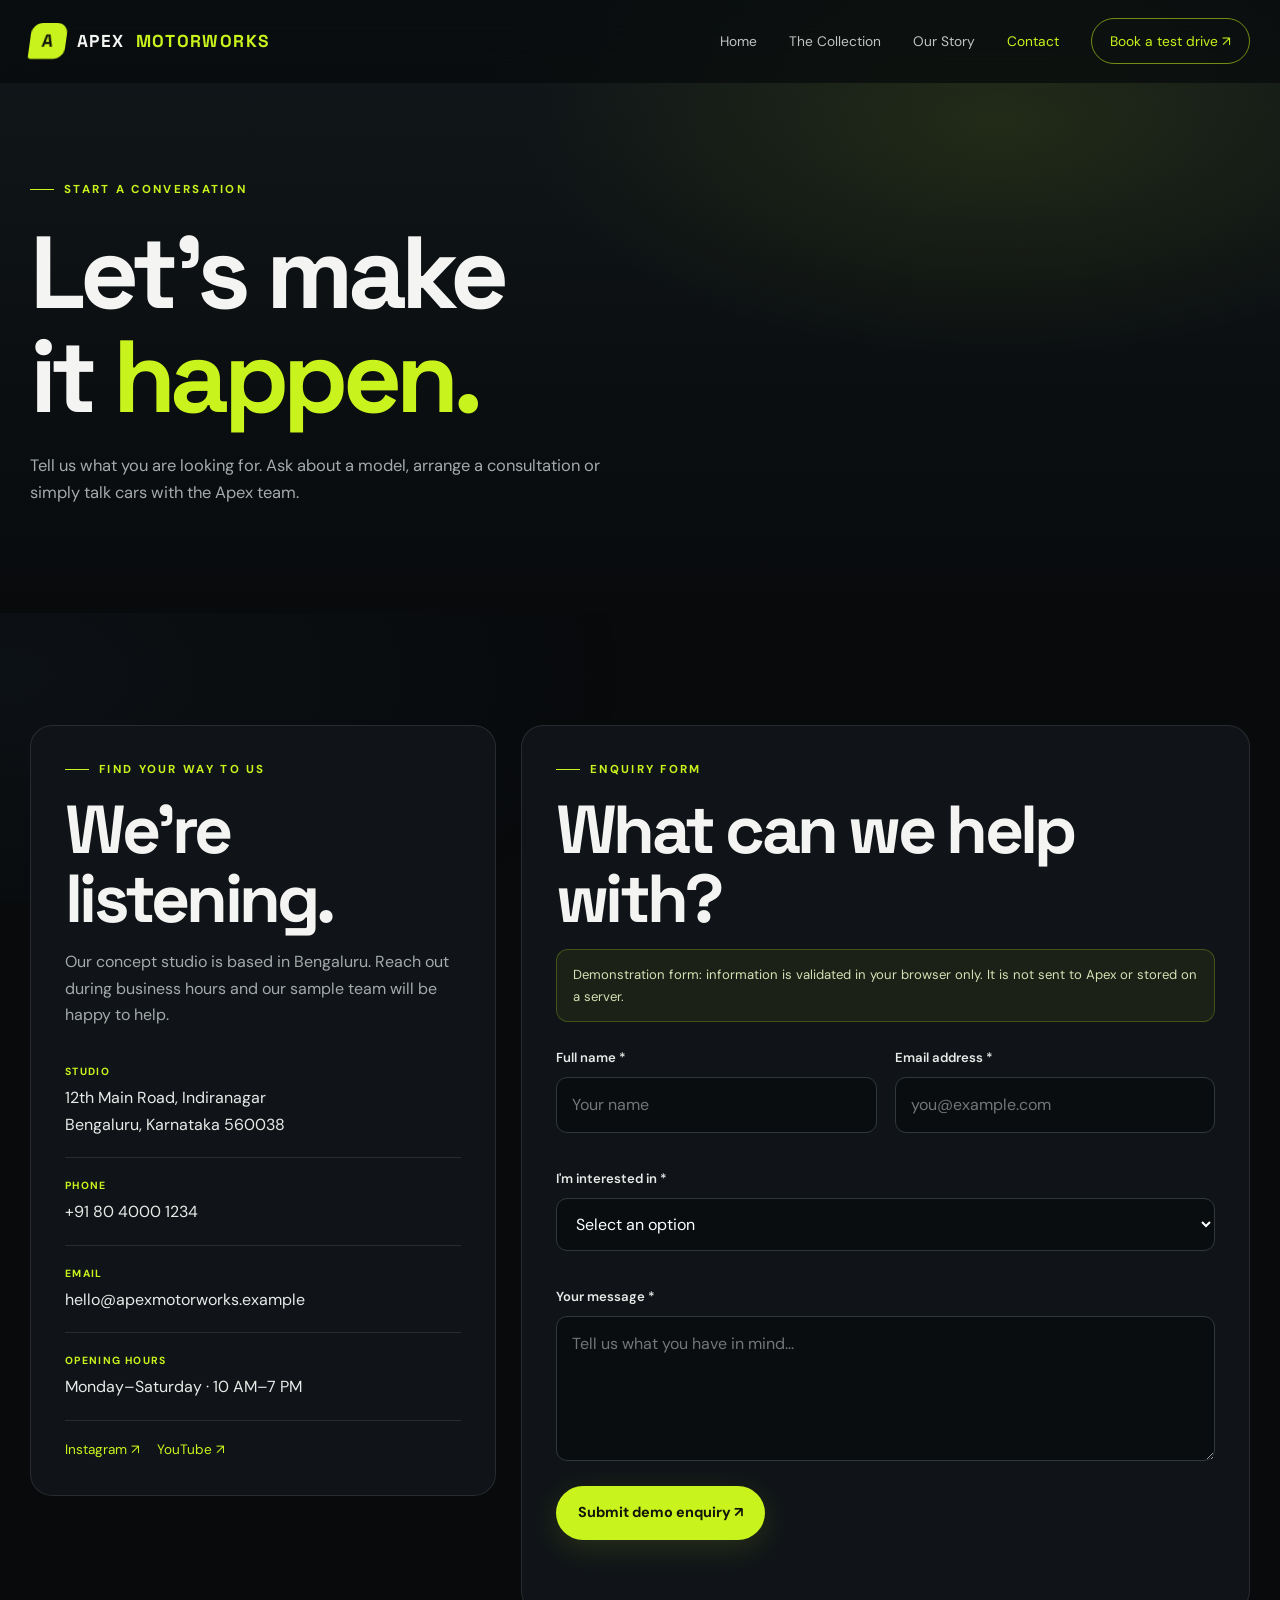
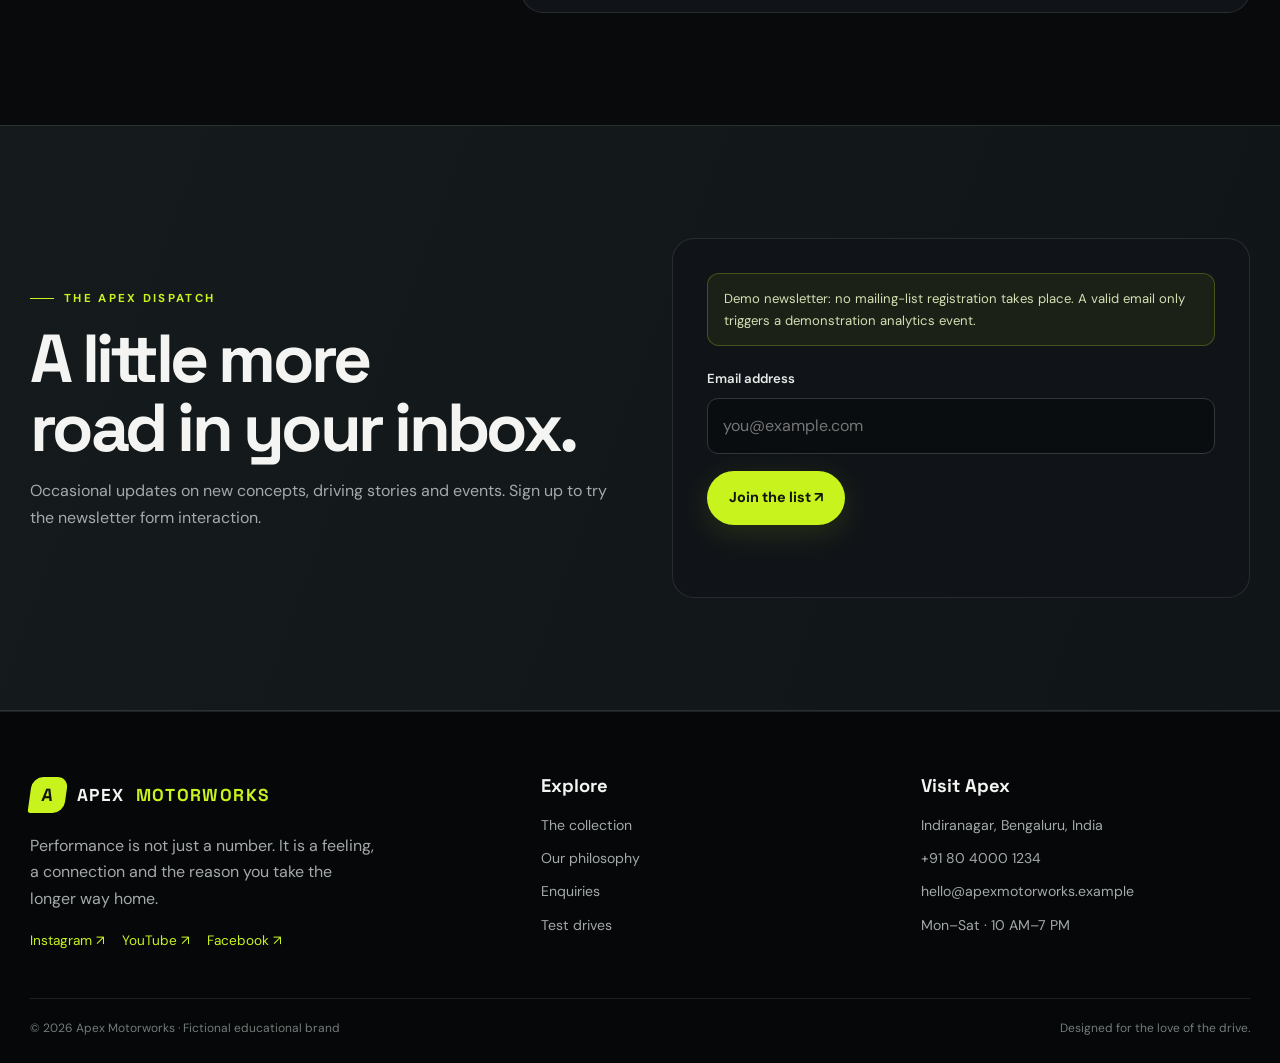
<file: contact.html>
<!doctype html>
<html lang="en">
<head>
 <script async src="https://www.googletagmanager.com/gtm.js?id=GTM-PRVGD7X4"></script>
<script>
  window.dataLayer = window.dataLayer || [];
  function gtag(){dataLayer.push(arguments);}
  gtag('js', new Date());
</script>
 <meta charset="utf-8">
 <meta name="viewport" content="width=device-width, initial-scale=1">
 <meta name="description" content="Apex Motorworks — considered design, exhilarating performance and a more personal automotive experience.">
 <title>Contact | Apex Motorworks</title>
 <link rel="preconnect" href="https://fonts.googleapis.com">
 <link rel="preconnect" href="https://fonts.gstatic.com" crossorigin>
 <link rel="stylesheet" href="style.css">
 <!-- GA4: replace G-XXXXXXXXXX with your own Measurement ID in all four pages -->
<script async src="https://www.googletagmanager.com/gtag/js?id=G-XXXXXXXXXX"></script>
<script>
  window.dataLayer = window.dataLayer || [];
  function gtag(){dataLayer.push(arguments);}
  gtag('js', new Date());
  gtag('config', 'G-XXXXXXXXXX');
</script>
</head>
<body>
<a class="skip" href="#main">Skip to content</a>
<header class="header">
 <div class="container nav">
  <a class="brand" href="index.html"><span class="brand-mark">A</span> APEX <span>MOTORWORKS</span></a>
  <button class="menu-toggle" aria-label="Toggle navigation" aria-expanded="false">☰</button>
  <nav class="nav-links" aria-label="Main navigation">
   <a class="" href="index.html">Home</a>
   <a class="" href="products.html">The Collection</a>
   <a class="" href="about.html">Our Story</a>
   <a class="active" href="contact.html">Contact</a>
   <a class="nav-cta" href="contact.html">Book a test drive ↗</a>
  </nav>
 </div>
</header>
<main id="main">
<section class="page-hero"><div class="container"><div class="eyebrow">Start a conversation</div><h1>Let's make<br>it <span style="color:var(--lime)">happen.</span></h1><p>Tell us what you are looking for. Ask about a model, arrange a consultation or simply talk cars with the Apex team.</p></div></section>
<section class="section"><div class="container contact-grid">
 <aside class="contact-panel reveal"><div class="eyebrow">Find your way to us</div><h2>We're listening.</h2><p>Our concept studio is based in Bengaluru. Reach out during business hours and our sample team will be happy to help.</p>
  <div class="contact-line"><small>Studio</small><span>12th Main Road, Indiranagar<br>Bengaluru, Karnataka 560038</span></div>
  <div class="contact-line"><small>Phone</small><a href="tel:+918040001234">+91 80 4000 1234</a></div>
  <div class="contact-line"><small>Email</small><a href="mailto:hello@apexmotorworks.example">hello@apexmotorworks.example</a></div>
  <div class="contact-line"><small>Opening hours</small><span>Monday–Saturday · 10 AM–7 PM</span></div>
  <div class="socials"><a href="https://instagram.com/" target="_blank" rel="noopener">Instagram ↗</a><a href="https://youtube.com/" target="_blank" rel="noopener">YouTube ↗</a></div>
 </aside>
 <section class="form-panel reveal delay-1"><div class="eyebrow">Enquiry form</div><h2>What can we help with?</h2><div class="notice">Demonstration form: information is validated in your browser only. It is not sent to Apex or stored on a server.</div>
  <form id="contact-form" novalidate style="margin-top:25px">
   <div class="form-grid">
    <div class="field"><label for="name">Full name *</label><input id="name" name="name" autocomplete="name" required minlength="2" placeholder="Your name"></div>
    <div class="field"><label for="email">Email address *</label><input id="email" name="email" type="email" autocomplete="email" required placeholder="you@example.com"></div>
    <div class="field full"><label for="subject">I'm interested in *</label><select id="subject" name="subject" required><option value="">Select an option</option><option>Vehicle enquiry</option><option>Book a test drive</option><option>Service and support</option><option>Partnership</option></select></div>
    <div class="field full"><label for="message">Your message *</label><textarea id="message" name="message" required minlength="10" placeholder="Tell us what you have in mind..."></textarea></div>
   </div>
   <button class="btn btn-primary" type="submit">Submit demo enquiry ↗</button><p class="form-status" id="contact-status" role="status" aria-live="polite"></p>
  </form>
 </section>
</div></section>
<section class="section band"><div class="container split">
 <div><div class="eyebrow">The Apex dispatch</div><h2>A little more<br>road in your inbox.</h2><p>Occasional updates on new concepts, driving stories and events. Sign up to try the newsletter form interaction.</p></div>
 <div class="form-panel"><div class="notice">Demo newsletter: no mailing-list registration takes place. A valid email only triggers a demonstration analytics event.</div><form id="newsletter-form" novalidate style="margin-top:22px"><div class="field"><label for="newsletter-email">Email address</label><input id="newsletter-email" type="email" required placeholder="you@example.com"></div><button class="btn btn-primary" type="submit">Join the list ↗</button><p class="form-status" id="newsletter-status" role="status" aria-live="polite"></p></form></div>
</div></section>
</main>
<footer class="footer">
 <div class="container">
  <div class="footer-grid">
   <div><a class="brand" href="index.html"><span class="brand-mark">A</span> APEX <span>MOTORWORKS</span></a><p style="max-width:350px;margin-top:20px">Performance is not just a number. It is a feeling, a connection and the reason you take the longer way home.</p><div class="socials"><a href="https://instagram.com/" target="_blank" rel="noopener">Instagram ↗</a><a href="https://youtube.com/" target="_blank" rel="noopener">YouTube ↗</a><a href="https://facebook.com/" target="_blank" rel="noopener">Facebook ↗</a></div></div>
   <div><h3>Explore</h3><div class="footer-links"><a href="products.html">The collection</a><a href="about.html">Our philosophy</a><a href="contact.html">Enquiries</a><a href="contact.html">Test drives</a></div></div>
   <div><h3>Visit Apex</h3><div class="footer-links"><span>Indiranagar, Bengaluru, India</span><a href="tel:+918040001234">+91 80 4000 1234</a><a href="mailto:hello@apexmotorworks.example">hello@apexmotorworks.example</a><span>Mon–Sat · 10 AM–7 PM</span></div></div>
  </div>
  <div class="copyright"><span>© 2026 Apex Motorworks · Fictional educational brand</span><span>Designed for the love of the drive.</span></div>
 </div>
</footer>
<script src="script.js"></script>
</body>
</html>
</file>
<file: style.css>
@import url('https://fonts.googleapis.com/css2?family=DM+Sans:wght@400;500;600;700&family=Space+Grotesk:wght@400;500;600;700&display=swap');

:root{
 --bg:#080a0c;--panel:#101418;--panel2:#151b20;--line:rgba(255,255,255,.10);
 --text:#f4f5f2;--muted:#a4aaa9;--lime:#c9f31d;--lime2:#e0ff67;
 --font:'DM Sans',sans-serif;--display:'Space Grotesk',sans-serif;
 --max:1220px;--radius:22px;--ease:cubic-bezier(.2,.75,.25,1);
}
*{box-sizing:border-box}
html{scroll-behavior:smooth;scroll-padding-top:90px}
body{margin:0;background:var(--bg);color:var(--text);font-family:var(--font);line-height:1.65;overflow-x:hidden}
body::before{content:"";position:fixed;inset:0;pointer-events:none;z-index:-1;background:radial-gradient(ellipse at 80% 10%,rgba(201,243,29,.055),transparent 32%),radial-gradient(ellipse at 0% 75%,rgba(75,105,125,.08),transparent 35%)}
a{color:inherit;text-decoration:none}
img{display:block;width:100%;object-fit:cover}
button,input,textarea,select{font:inherit}
button{cursor:pointer}
::selection{background:var(--lime);color:#10130a}
.container{width:min(var(--max),calc(100% - 48px));margin:auto}
.skip{position:absolute;left:-999px;top:12px;background:var(--lime);color:#111;padding:10px 14px;z-index:100}
.skip:focus{left:12px}
.header{position:fixed;inset:0 0 auto;z-index:100;background:rgba(8,10,12,.72);backdrop-filter:blur(18px);border-bottom:1px solid transparent;transition:background .35s,border-color .35s}
.header.scrolled{background:rgba(8,10,12,.94);border-color:var(--line)}
.nav{height:82px;display:flex;align-items:center;justify-content:space-between;gap:24px}
.brand{display:flex;align-items:center;gap:11px;font:700 1.08rem var(--display);letter-spacing:.08em}
.brand-mark{width:36px;height:36px;display:grid;place-items:center;background:var(--lime);color:#10130a;border-radius:11px 11px 11px 3px;font-weight:700;font-size:1.1rem;transform:skew(-8deg)}
.brand span:last-child{color:var(--lime)}
.nav-links{display:flex;align-items:center;gap:32px}
.nav-links a{font-size:.86rem;color:#c0c5c3;transition:color .25s}
.nav-links a:hover,.nav-links a.active{color:var(--lime)}
.nav-links .nav-cta{padding:11px 18px;border:1px solid rgba(201,243,29,.55);border-radius:50px;color:var(--lime);transition:background .25s,color .25s,transform .25s}
.nav-links .nav-cta:hover{background:var(--lime);color:#111;transform:translateY(-2px)}
.menu-toggle{display:none;background:transparent;color:white;border:1px solid var(--line);border-radius:12px;padding:9px 12px}
.btn{display:inline-flex;align-items:center;justify-content:center;gap:10px;padding:14px 21px;border-radius:50px;font-weight:700;font-size:.9rem;border:1px solid transparent;transition:transform .3s var(--ease),background .3s,color .3s,border-color .3s;position:relative;overflow:hidden}
.btn:hover{transform:translateY(-4px)}
.btn-primary{background:var(--lime);color:#11150a;box-shadow:0 8px 30px rgba(201,243,29,.13)}
.btn-primary:hover{background:var(--lime2);box-shadow:0 12px 36px rgba(201,243,29,.22)}
.btn-ghost{border-color:rgba(255,255,255,.24);color:white;background:rgba(255,255,255,.025)}
.btn-ghost:hover{border-color:var(--lime);color:var(--lime)}
.eyebrow{display:flex;align-items:center;gap:10px;color:var(--lime);font-size:.72rem;font-weight:700;letter-spacing:.2em;text-transform:uppercase}
.eyebrow:before{content:"";width:24px;height:1px;background:var(--lime)}
h1,h2,h3,p{margin-top:0}
h1,h2,h3{font-family:var(--display);letter-spacing:-.055em;line-height:1.02}
h1{font-size:clamp(3.5rem,8.6vw,8rem);margin:22px 0}
h2{font-size:clamp(2.5rem,5.3vw,5rem);margin:16px 0}
h3{font-size:1.55rem;margin-bottom:12px}
p{color:var(--muted)}
.hero{min-height:850px;display:flex;align-items:center;position:relative;isolation:isolate;overflow:hidden;padding:130px 0 80px}
.hero-bg{position:absolute;inset:0;z-index:-2;background:url('https://images.unsplash.com/photo-1503376780353-7e6692767b70?auto=format&fit=crop&w=2200&q=90') center 58%/cover;animation:heroZoom 18s ease-in-out infinite alternate}
.hero:before{content:"";position:absolute;inset:0;z-index:-1;background:linear-gradient(90deg,rgba(5,7,8,.96) 0%,rgba(5,7,8,.77) 42%,rgba(5,7,8,.12) 100%),linear-gradient(0deg,var(--bg),transparent 34%)}
.hero-copy{max-width:760px}
.hero h1{animation:rise .9s .12s both}
.hero h1 em{font-style:normal;color:var(--lime)}
.hero-copy>p{max-width:540px;font-size:1.08rem;animation:rise .9s .3s both}
.hero-actions{display:flex;flex-wrap:wrap;gap:13px;margin-top:30px;animation:rise .9s .45s both}
.hero-meta{display:flex;gap:42px;margin-top:70px;animation:rise .9s .6s both}
.meta-item strong{display:block;font:700 1.7rem var(--display)}
.meta-item span{color:#aeb5b2;font-size:.72rem;letter-spacing:.12em;text-transform:uppercase}
.hero-scroll{position:absolute;right:max(24px,calc((100vw - var(--max))/2));bottom:60px;writing-mode:vertical-rl;color:#c4c9c5;font-size:.7rem;letter-spacing:.18em}
.hero-scroll:after{content:"";display:inline-block;height:50px;width:1px;background:var(--lime);margin-top:12px;animation:scrollLine 1.8s infinite}
.section{padding:112px 0}
.section-head{display:flex;align-items:end;justify-content:space-between;gap:35px;margin-bottom:42px}
.section-head p{max-width:450px;margin:0 0 6px}
.split{display:grid;grid-template-columns:1fr 1fr;gap:64px;align-items:center}
.image-frame{position:relative;border-radius:var(--radius);overflow:hidden;background:var(--panel)}
.image-frame img{height:500px;transition:transform .9s var(--ease)}
.image-frame:hover img{transform:scale(1.045)}
.image-frame:after{content:"";position:absolute;inset:0;border:1px solid rgba(255,255,255,.12);border-radius:inherit;pointer-events:none}
.image-caption{position:absolute;bottom:22px;left:22px;padding:12px 16px;background:rgba(8,10,12,.76);backdrop-filter:blur(12px);border:1px solid var(--line);border-radius:12px;font-size:.78rem}
.card-grid{display:grid;grid-template-columns:repeat(3,1fr);gap:22px}
.vehicle-card{background:linear-gradient(145deg,#151b20,#0e1215);border:1px solid var(--line);border-radius:var(--radius);overflow:hidden;transition:transform .4s var(--ease),border-color .4s,box-shadow .4s}
.vehicle-card:hover{transform:translateY(-9px);border-color:rgba(201,243,29,.45);box-shadow:0 24px 60px rgba(0,0,0,.32)}
.vehicle-image{height:245px;overflow:hidden;position:relative}
.vehicle-image img{height:100%;transition:transform .8s var(--ease)}
.vehicle-card:hover .vehicle-image img{transform:scale(1.07)}
.vehicle-image:after{content:"";position:absolute;inset:40% 0 0;background:linear-gradient(transparent,rgba(8,10,12,.5))}
.vehicle-content{padding:24px}
.vehicle-top{display:flex;justify-content:space-between;gap:15px;align-items:center}
.tag{font-size:.66rem;letter-spacing:.13em;text-transform:uppercase;color:var(--lime);font-weight:700}
.vehicle-content p{font-size:.88rem;min-height:55px}
.vehicle-bottom{display:flex;align-items:center;justify-content:space-between;border-top:1px solid var(--line);padding-top:17px;margin-top:18px}
.price{font-weight:700;color:white}
.arrow-link{color:var(--lime);font-size:.85rem;font-weight:700}
.arrow-link span{display:inline-block;transition:transform .25s}
.arrow-link:hover span{transform:translateX(5px)}
.band{background:linear-gradient(110deg,#151b1d,#101518);border-block:1px solid var(--line)}
.band-inner{display:flex;align-items:center;justify-content:space-between;gap:30px}
.band-inner p{max-width:480px;margin:0}
.stats{display:grid;grid-template-columns:repeat(3,1fr);gap:20px;margin-top:34px}
.stat{border-left:2px solid var(--lime);padding-left:17px}
.stat strong{display:block;font:700 2.1rem var(--display)}
.stat span{font-size:.75rem;color:var(--muted)}
.page-hero{padding:180px 0 90px;background:radial-gradient(ellipse at 78% 20%,rgba(201,243,29,.1),transparent 34%),linear-gradient(180deg,#11171a,#080a0c)}
.page-hero h1{font-size:clamp(3.6rem,8vw,7rem);max-width:900px}
.page-hero p{max-width:610px;font-size:1.03rem}
.filter-bar{display:flex;flex-wrap:wrap;gap:10px;margin-bottom:34px}
.filter-btn{padding:10px 17px;border:1px solid var(--line);background:transparent;color:#b9c0bd;border-radius:40px;transition:.25s}
.filter-btn:hover,.filter-btn.active{background:var(--lime);border-color:var(--lime);color:#10140a}
.product-card[hidden]{display:none}
.value-grid{display:grid;grid-template-columns:repeat(3,1fr);gap:18px}
.value-card{padding:30px;background:var(--panel);border:1px solid var(--line);border-radius:var(--radius);transition:transform .35s,border-color .35s}
.value-card:hover{transform:translateY(-7px);border-color:rgba(201,243,29,.45)}
.value-icon{width:44px;height:44px;display:grid;place-items:center;color:var(--lime);border:1px solid rgba(201,243,29,.35);border-radius:14px;margin-bottom:24px;font-size:1.2rem}
.team-card img{height:310px;filter:grayscale(100%);transition:filter .5s,transform .7s}
.team-card:hover img{filter:grayscale(0);transform:scale(1.04)}
.team-card .vehicle-content p{min-height:0}
.quote-grid{display:grid;grid-template-columns:repeat(3,1fr);gap:18px}
.quote{padding:28px;background:var(--panel);border:1px solid var(--line);border-radius:var(--radius)}
.quote blockquote{margin:0 0 24px;color:#e8ebe7;font-size:1rem}
.quote cite{font-style:normal;color:var(--lime);font-size:.82rem}
.contact-grid{display:grid;grid-template-columns:.78fr 1.22fr;gap:25px;align-items:start}
.contact-panel,.form-panel{padding:34px;background:var(--panel);border:1px solid var(--line);border-radius:var(--radius)}
.contact-line{padding:19px 0;border-bottom:1px solid var(--line)}
.contact-line:last-child{border:0}
.contact-line small{display:block;color:var(--lime);text-transform:uppercase;letter-spacing:.13em;font-size:.65rem;font-weight:700}
.contact-line a,.contact-line span{display:inline-block;margin-top:5px;color:#e7eae6}
.form-grid{display:grid;grid-template-columns:1fr 1fr;gap:18px}
.field{margin-bottom:17px}
.field.full{grid-column:1/-1}
label{display:block;margin-bottom:8px;color:#e6eae6;font-size:.82rem;font-weight:600}
input,textarea,select{width:100%;padding:14px 15px;background:#090d10;border:1px solid #30383c;border-radius:11px;color:white;outline:none;transition:border-color .25s,box-shadow .25s}
input:focus,textarea:focus,select:focus{border-color:var(--lime);box-shadow:0 0 0 3px rgba(201,243,29,.1)}
textarea{min-height:145px;resize:vertical}
.form-status{min-height:25px;margin:13px 0 0;color:var(--lime);font-size:.85rem}
.notice{padding:14px 16px;background:rgba(201,243,29,.06);border:1px solid rgba(201,243,29,.24);border-radius:12px;color:#d5dfb3;font-size:.82rem}
.newsletter{display:flex;gap:10px;margin-top:18px}
.newsletter input{min-width:0}
.footer{padding:65px 0 25px;background:#050708;border-top:1px solid var(--line)}
.footer-grid{display:grid;grid-template-columns:1.4fr 1fr 1fr;gap:50px;padding-bottom:45px}
.footer h3{font-size:1.15rem;letter-spacing:0;margin-bottom:18px}
.footer-links{display:grid;gap:10px;color:var(--muted);font-size:.88rem}
.footer-links a:hover{color:var(--lime)}
.socials{display:flex;gap:17px;margin-top:18px;color:var(--lime);font-size:.85rem}
.copyright{border-top:1px solid var(--line);padding-top:20px;display:flex;justify-content:space-between;gap:20px;color:#737c78;font-size:.75rem}
.reveal{opacity:0;transform:translateY(32px);transition:opacity .8s var(--ease),transform .8s var(--ease)}
.reveal.visible{opacity:1;transform:translateY(0)}
.delay-1{transition-delay:.12s}.delay-2{transition-delay:.22s}.delay-3{transition-delay:.32s}
@keyframes rise{from{opacity:0;transform:translateY(28px)}to{opacity:1;transform:translateY(0)}}
@keyframes heroZoom{from{transform:scale(1)}to{transform:scale(1.07)}}
@keyframes scrollLine{0%,100%{transform:scaleY(.55);transform-origin:top;opacity:.45}50%{transform:scaleY(1);transform-origin:top;opacity:1}}
@media(prefers-reduced-motion:reduce){*,*::before,*::after{scroll-behavior:auto!important;animation-duration:.01ms!important;animation-iteration-count:1!important;transition-duration:.01ms!important}.reveal{opacity:1;transform:none}}
@media(max-width:900px){
 .nav-links{gap:19px}.split{gap:35px}.card-grid,.quote-grid{grid-template-columns:repeat(2,1fr)}
 .contact-grid{grid-template-columns:1fr}.footer-grid{grid-template-columns:1fr 1fr}
}
@media(max-width:700px){
 .container{width:min(var(--max),calc(100% - 34px))}
 .nav{height:72px}.menu-toggle{display:block}
 .nav-links{display:none;position:absolute;top:72px;left:0;right:0;padding:24px;background:rgba(8,10,12,.98);border-bottom:1px solid var(--line);flex-direction:column;align-items:stretch;gap:18px}
 .nav-links.open{display:flex}.nav-links a{padding:5px 0}.nav-links .nav-cta{text-align:center}
 .hero{min-height:760px}.hero:before{background:linear-gradient(90deg,rgba(5,7,8,.94),rgba(5,7,8,.62)),linear-gradient(0deg,var(--bg),transparent 45%)}
 .hero-meta{gap:22px;margin-top:52px}.hero-scroll{display:none}
 .section{padding:78px 0}.section-head,.band-inner{display:block}.section-head p{margin-top:16px}
 .split{grid-template-columns:1fr}.image-frame img{height:360px}
 .card-grid,.quote-grid,.value-grid{grid-template-columns:1fr}
 .page-hero{padding:145px 0 70px}
 .footer-grid{grid-template-columns:1fr;gap:28px}.copyright{flex-direction:column}
 .form-grid{grid-template-columns:1fr}.field.full{grid-column:auto}
 .contact-panel,.form-panel{padding:24px}
 .newsletter{flex-direction:column}
}
</file>
